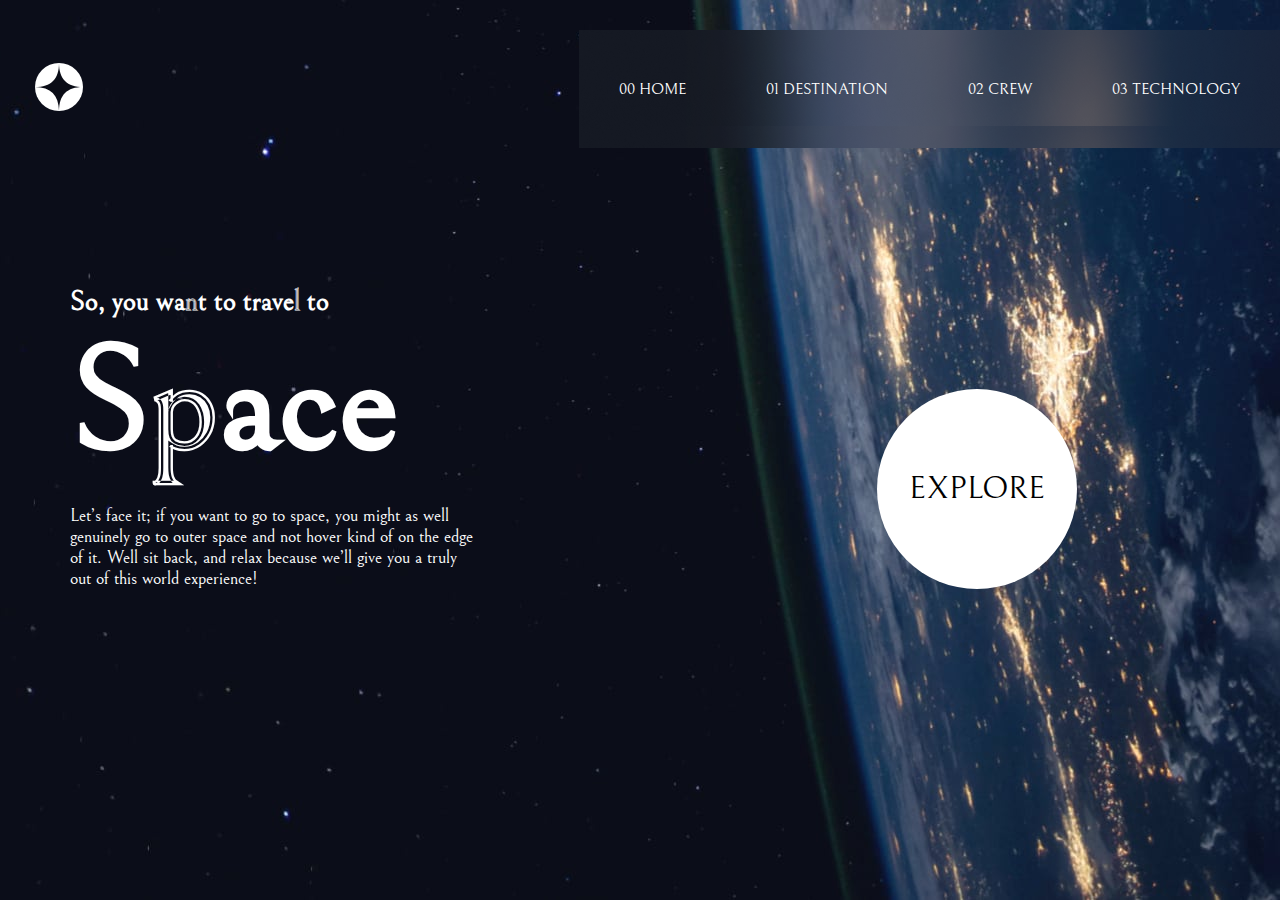
<file: starter-code/index.html>
<!DOCTYPE html>
<html lang="en">
<head>
  <meta charset="UTF-8">
  <meta name="viewport" content="width=device-width, initial-scale=1.0">

  <link rel="icon" type="image/png" sizes="32x32" href="./assets/favicon-32x32.png">
  
  <title>Frontend Mentor | Space tourism website</title>
</head>
 <link rel="stylesheet" href="./style.css">
<body>
  <main>
    <header>
      <div><img src="./assets/shared/logo.svg" alt=""></div>
     <nav>
      <ul>
        <li><a href="#">00 HOME</a></li>
        <li><a href="destination-moon.html">01 DESTINATION</a></li>
        <li><a href="crew-commander.html">02 CREW</a></li>
        <li><a href="technology-vehicle.html">03 TECHNOLOGY</a></li>
      </ul>
      
    </nav> 
   <span><div></div>
    <div></div>
    <div></div>
   </span>
    </header>

    <div class="mygrid" >
      <div>
        <h3>So, you want to travel to</h3>
        <h1> Space</h1>
        <p> Let’s face it; if you want to go to space, you might as well genuinely go to 
          outer space and not hover kind of on the edge of it. Well sit back, and relax 
          because we’ll give you a truly out of this world experience!</p>
      </div>
      <div class="outergrid"><a href="" class="explore">EXPLORE</a> </div>
    </div>
  </main>



 


  <!-- 00 Home
  01 Destination
  02 Crew
  03 Technology

  So, you want to travel to
  Space
  Let’s face it; if you want to go to space, you might as well genuinely go to 
  outer space and not hover kind of on the edge of it. Well sit back, and relax 
  because we’ll give you a truly out of this world experience!

  Explore -->
<script src="app.js"></script>
</body>
</html>
</file>
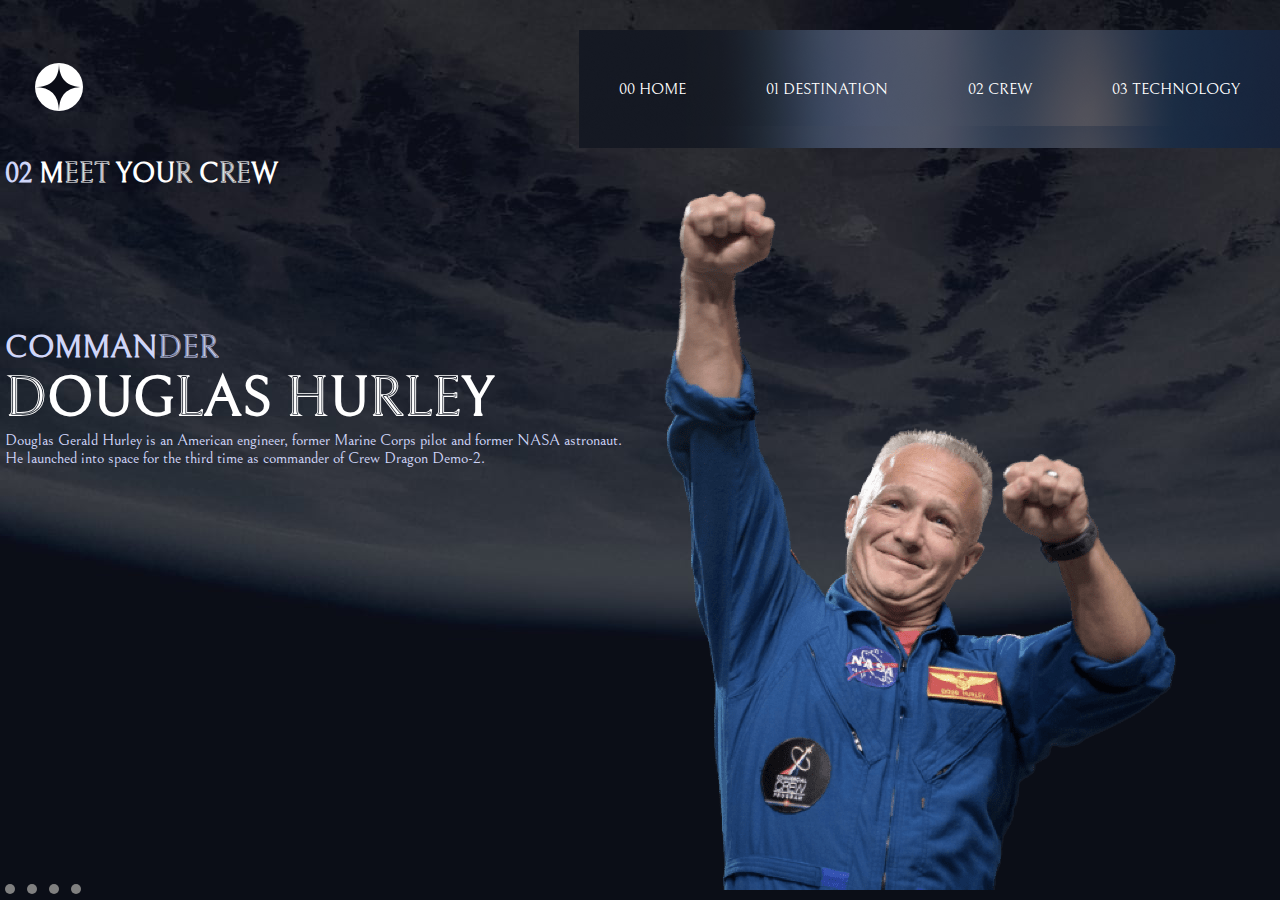
<file: starter-code/crew-commander.html>
<!DOCTYPE html>
<html lang="en">
<head>
  <meta charset="UTF-8">
  <meta name="viewport" content="width=device-width, initial-scale=1.0">

  
  <link rel="icon" type="image/png" sizes="32x32" href="./assets/favicon-32x32.png">

  <link rel="stylesheet" href="https://cdn.jsdelivr.net/npm/bootstrap@4.6.1/dist/css/bootstrap.min.css" integrity="sha384-zCbKRCUGaJDkqS1kPbPd7TveP5iyJE0EjAuZQTgFLD2ylzuqKfdKlfG/eSrtxUkn" crossorigin="anonymous">
  <link rel="stylesheet" href="./style.css">
 
  <link rel="stylesheet" href="./crew.css">
  <title>Frontend Mentor | Space tourism website</title>

</head>
<body>
  <main class="crew2">
    <header>
      <div><img src="./assets/shared/logo.svg" alt=""></div>
     <nav>
      <ul>
        <li><a href="index.html">00 HOME</a></li>
        <li><a href="destination-moon.html">01 DESTINATION</a></li>
        <li><a href="#">02 CREW</a></li>
        <li><a href="technology-vehicle.html">03 TECHNOLOGY</a></li>
      </ul>
      
    </nav> 
   <span><div></div>
    <div></div>
    <div></div>
   </span>
    </header>

     <div class="container-fluid mt-5 ">
       <div class="container">
        <h1 class="planet"><span>02</span>   Meet your crew</h1>
    <div class="grid3" >
       <div class="man">
         <img src="./assets/crew/image-douglas-hurley.png" alt="" class="img-fluid">
       </div>
       <!-- <div class="planet planet2"><span>02</span>   Meet your crew</h1></div> -->
        <div class="rightplanet">
          <!-- <div class="planet"><span>02</span>   Meet your crew</h1></div> -->
           <div class="commander ">
            <h2 >Commander</h2>
            <h1>Douglas Hurley</h1>
            <p>
              Douglas Gerald Hurley is an American engineer, former Marine Corps pilot 
              and former NASA astronaut. He launched into space for the third time as 
              commander of Crew Dragon Demo-2.</p>
           </div>
          
            <ul class="mb-5">
              <li class="Douglas">
               
              
              </li>
              <li class="Mark"> 
               </li>
               <li class="Victor"> 
                </li>
                <li class="Anousheh"></li>
            </ul>
          
           
        </div>
         
     
      </div>
    </div>
    </div>
  </main>

  <!-- 00 Home
  01 Destination
  02 Crew
  03 Technology

  02 Meet your crew

  Commander
  Douglas Hurley

  Douglas Gerald Hurley is an American engineer, former Marine Corps pilot 
  and former NASA astronaut. He launched into space for the third time as 
  commander of Crew Dragon Demo-2. -->
  <script src="app.js"></script>
</body>
</html>
</file>
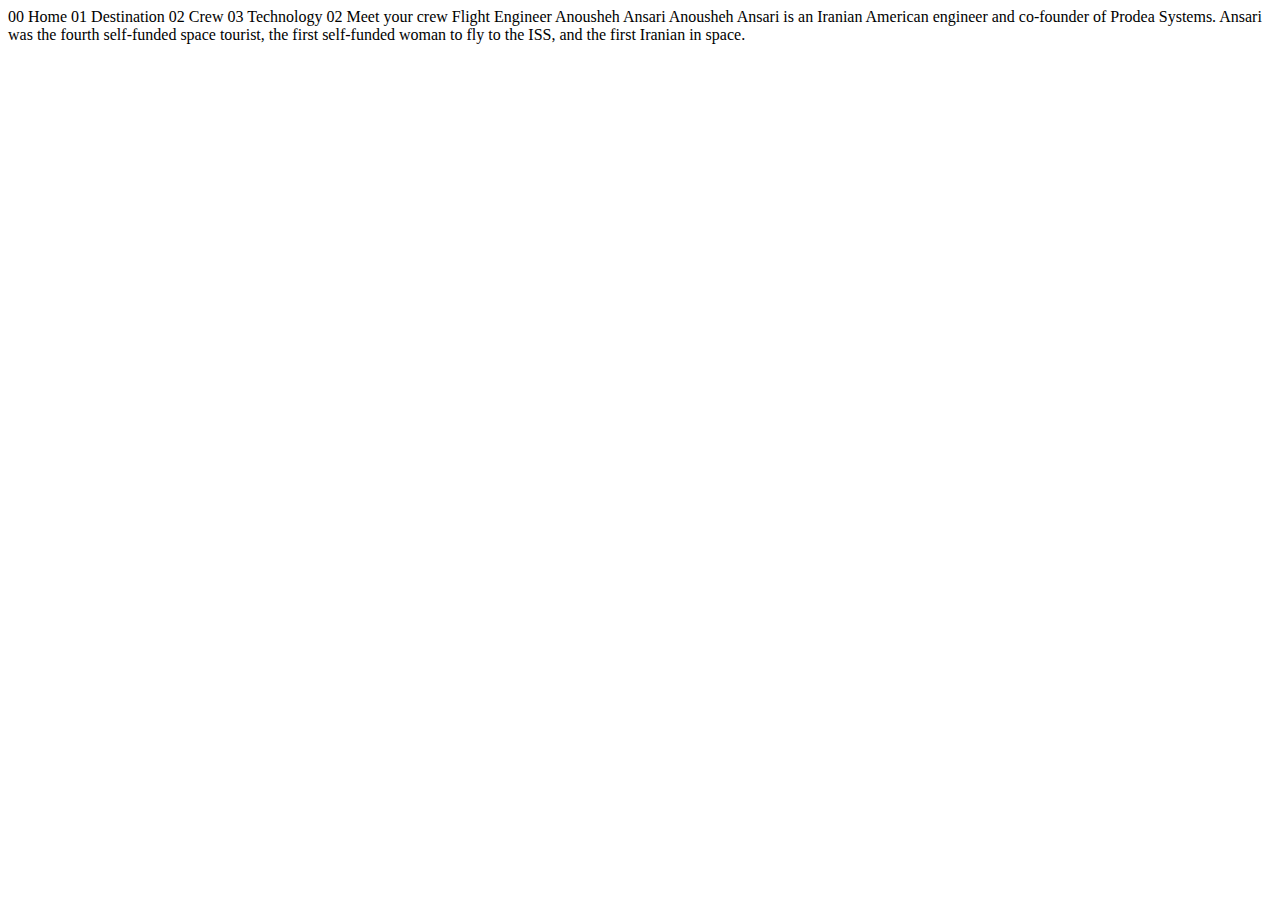
<file: starter-code/crew-engineer.html>
<!DOCTYPE html>
<html lang="en">
<head>
  <meta charset="UTF-8">
  <meta name="viewport" content="width=device-width, initial-scale=1.0">

  <link rel="icon" type="image/png" sizes="32x32" href="./assets/favicon-32x32.png">
  
  <title>Frontend Mentor | Space tourism website</title>
</head>
<body>

  00 Home
  01 Destination
  02 Crew
  03 Technology

  02 Meet your crew

  Flight Engineer
  Anousheh Ansari

  Anousheh Ansari is an Iranian American engineer and co-founder of Prodea Systems. 
  Ansari was the fourth self-funded space tourist, the first self-funded woman to 
  fly to the ISS, and the first Iranian in space. 
</body>
</html>
</file>
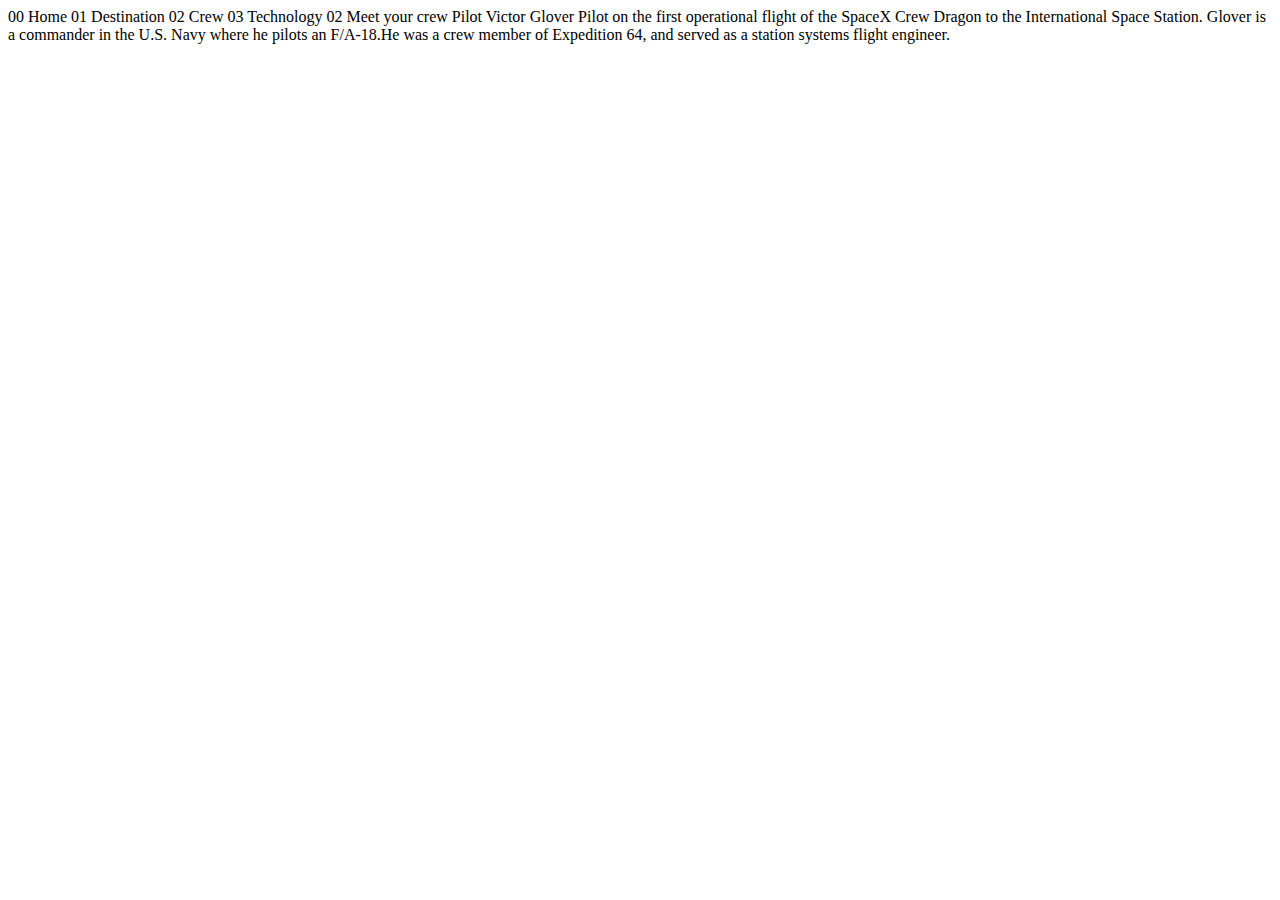
<file: starter-code/crew-pilot.html>
<!DOCTYPE html>
<html lang="en">
<head>
  <meta charset="UTF-8">
  <meta name="viewport" content="width=device-width, initial-scale=1.0">

  <link rel="icon" type="image/png" sizes="32x32" href="./assets/favicon-32x32.png">
  
  <title>Frontend Mentor | Space tourism website</title>
</head>
<body>

  00 Home
  01 Destination
  02 Crew
  03 Technology

  02 Meet your crew

  Pilot
  Victor Glover

  Pilot on the first operational flight of the SpaceX Crew Dragon to the 
  International Space Station. Glover is a commander in the U.S. Navy where 
  he pilots an F/A-18.He was a crew member of Expedition 64, and served as a 
  station systems flight engineer. 
</body>
</html>
</file>
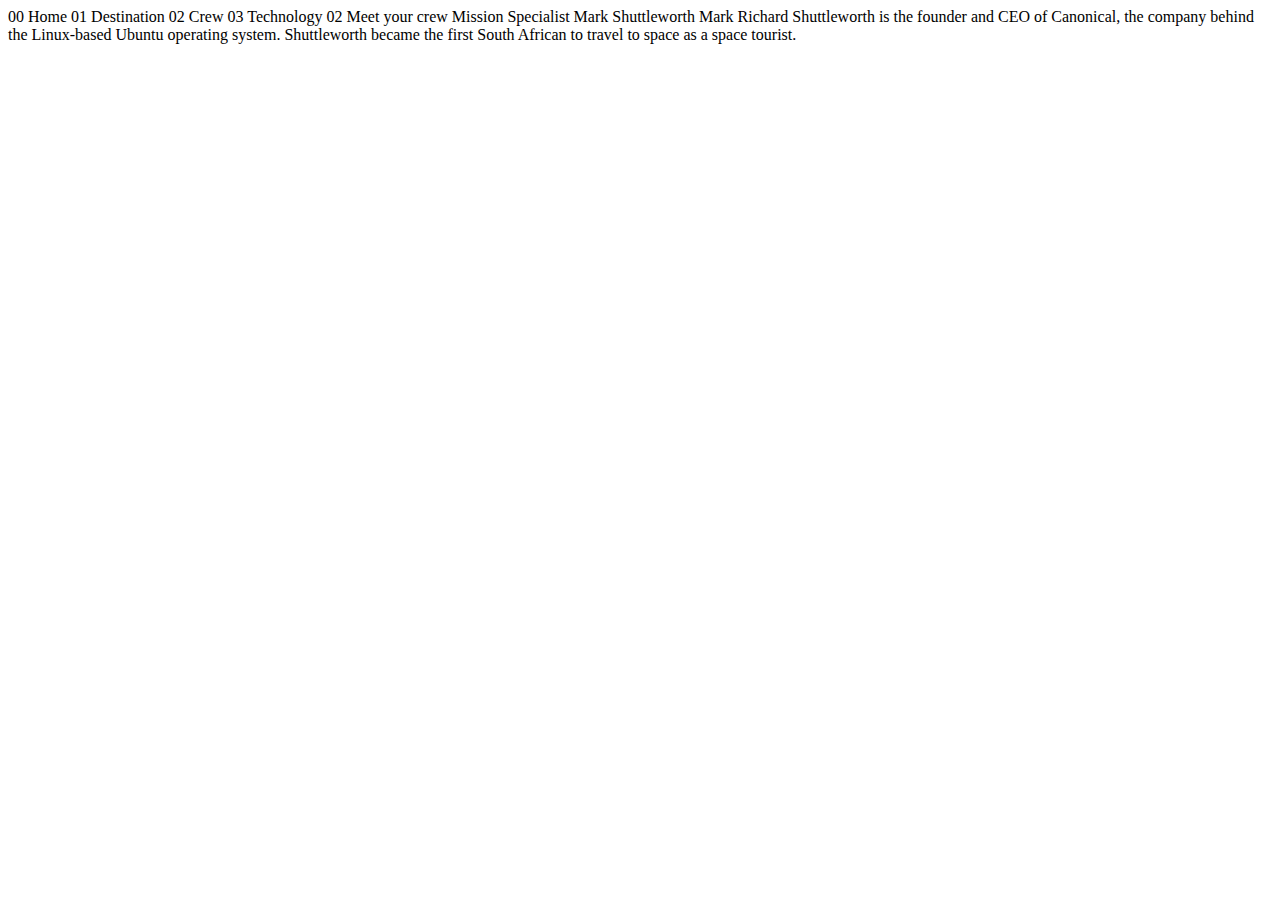
<file: starter-code/crew-specialist.html>
<!DOCTYPE html>
<html lang="en">
<head>
  <meta charset="UTF-8">
  <meta name="viewport" content="width=device-width, initial-scale=1.0">

  <link rel="icon" type="image/png" sizes="32x32" href="./assets/favicon-32x32.png">
  
  <title>Frontend Mentor | Space tourism website</title>
</head>
<body>

  00 Home
  01 Destination
  02 Crew
  03 Technology

  02 Meet your crew

  Mission Specialist
  Mark Shuttleworth

  Mark Richard Shuttleworth is the founder and CEO of Canonical, the company behind 
  the Linux-based Ubuntu operating system. Shuttleworth became the first South 
  African to travel to space as a space tourist.
</body>
</html>
</file>
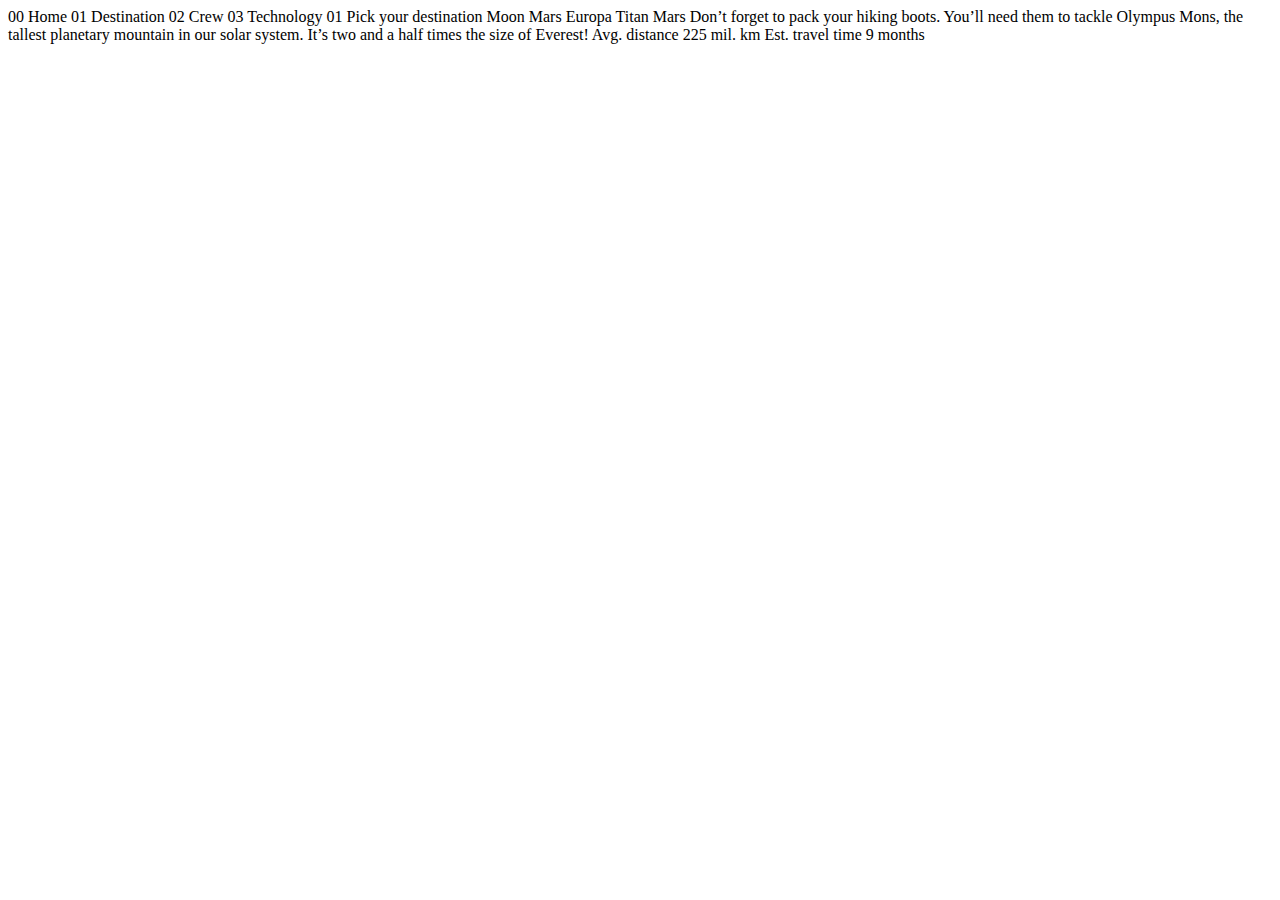
<file: starter-code/destination-mars.html>
<!DOCTYPE html>
<html lang="en">
<head>
  <meta charset="UTF-8">
  <meta name="viewport" content="width=device-width, initial-scale=1.0">

  <link rel="icon" type="image/png" sizes="32x32" href="./assets/favicon-32x32.png">
  
  <title>Frontend Mentor | Space tourism website</title>
</head>
<body>

  00 Home
  01 Destination
  02 Crew
  03 Technology

  01 Pick your destination

  Moon
  Mars
  Europa
  Titan

  Mars

  Don’t forget to pack your hiking boots. You’ll need them to tackle Olympus Mons, 
  the tallest planetary mountain in our solar system. It’s two and a half times 
  the size of Everest!

  Avg. distance
  225 mil. km

  Est. travel time
  9 months
</body>
</html>
</file>
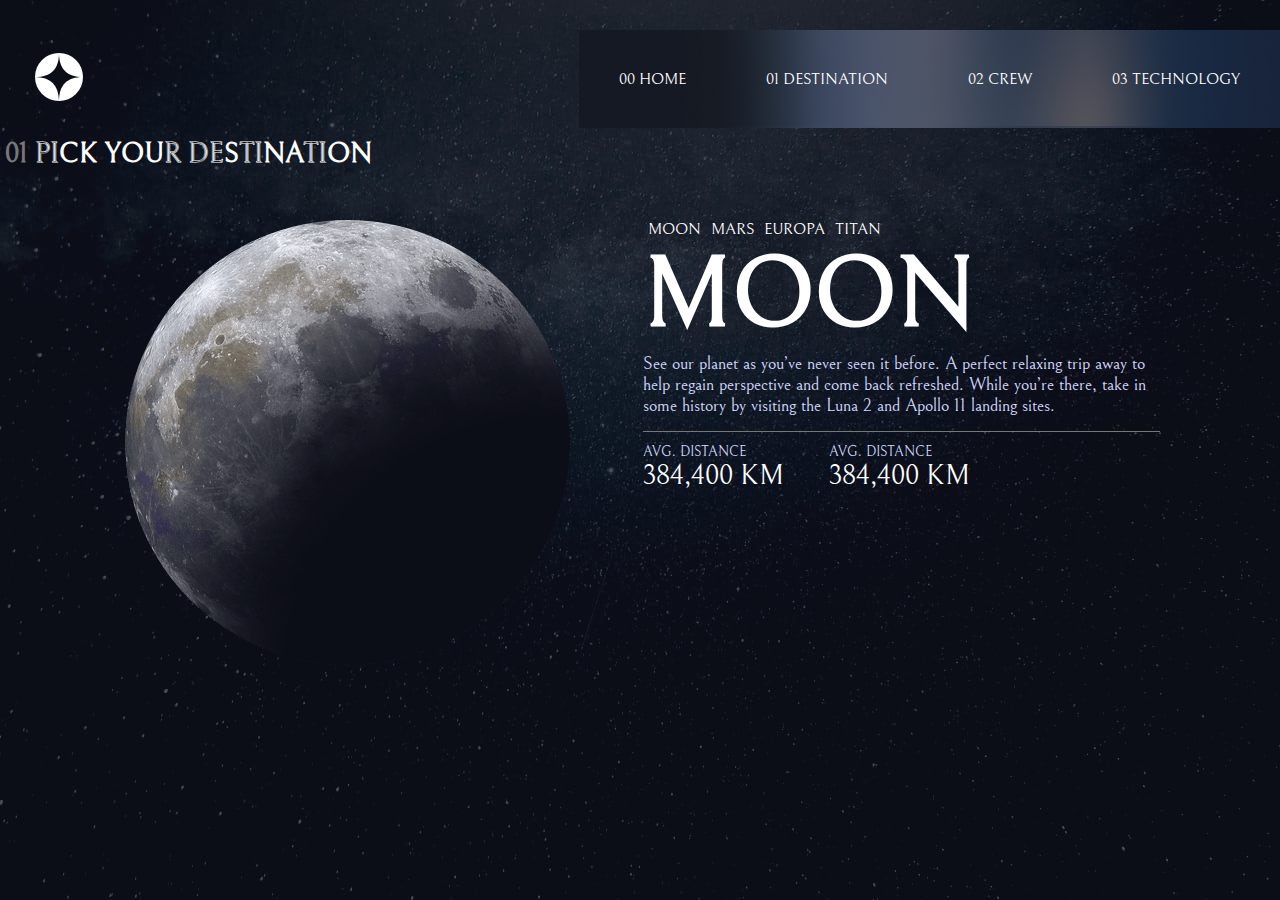
<file: starter-code/destination-moon.html>
<!DOCTYPE html>
<html lang="en">
<head>
  <meta charset="UTF-8">
  <meta name="viewport" content="width=device-width, initial-scale=1.0">

  <link rel="icon" type="image/png" sizes="32x32" href="./assets/favicon-32x32.png">
  <link rel="stylesheet" href="https://cdn.jsdelivr.net/npm/bootstrap@4.6.1/dist/css/bootstrap.min.css" integrity="sha384-zCbKRCUGaJDkqS1kPbPd7TveP5iyJE0EjAuZQTgFLD2ylzuqKfdKlfG/eSrtxUkn" crossorigin="anonymous">
  <link rel="stylesheet" href="./style.css">
  <link rel="stylesheet" href="./destination.css">
  <title>Frontend Mentor | Space tourism website</title>
</head>
<body>

  <main class="dest">
    <header>
      <div><img src="./assets/shared/logo.svg" alt=""></div>
     <nav>
      <ul>
        <li><a href="index.html">00 HOME</a></li>
        <li><a href="destination-moon.html">01 DESTINATION</a></li>
        <li><a href="crew-commander.html">02 CREW</a></li>
        <li><a href="technology-vehicle.html">03 TECHNOLOGY</a></li>
      </ul>
      
    </nav> 
   <span><div></div>
    <div></div>
    <div></div>
   </span>
    </header>
    <div class="container-fluid mt-5 mt-md-0"> <h1 class="planet ml-5"><span>01</span> Pick your destination</h1></div>
    <div class="mygrid2" >
       <div>
         <img src="./assets/destination/image-moon.png" alt="" class="img-fluid">
       </div>
        <div class="rightplanet">
          <ul>
            <li>
              <a  class="moon">Moon</a>
            
            </li>
            <li> <a  class="mars">Mars</a>
             </li>
             <li> <a  class="europa">Europa</a>
              </li>
              <li><a  class="titan">Titan</a></li>
          </ul>
          <h1 >MOON</h1>
          <p>See our planet as you’ve never seen it before. A perfect relaxing trip away to help 
            regain perspective and come back refreshed. While you’re there, take in some history 
            by visiting the Luna 2 and Apollo 11 landing sites.</p>
            <div class="downclass">
              <div>
               <span>Avg. distance</span> 
                <p>384,400 km
                </p>
              </div>
              <div>
                <span>Avg. distance</span> 
                 <p>384,400 km
                 </p>
               </div>
            </div>
        </div>
         
         
      </div>
     
    
  </main>


  <!-- 00 Home
  01 Destination
  02 Crew
  03 Technology

  01 Pick your destination

  Moon
  Mars
  Europa
  Titan

  Moon

  See our planet as you’ve never seen it before. A perfect relaxing trip away to help 
  regain perspective and come back refreshed. While you’re there, take in some history 
  by visiting the Luna 2 and Apollo 11 landing sites.

  Avg. distance
  384,400 km

  Est. travel time
  3 days -->
  <script src="app.js"></script>
</body>
</html>
</file>
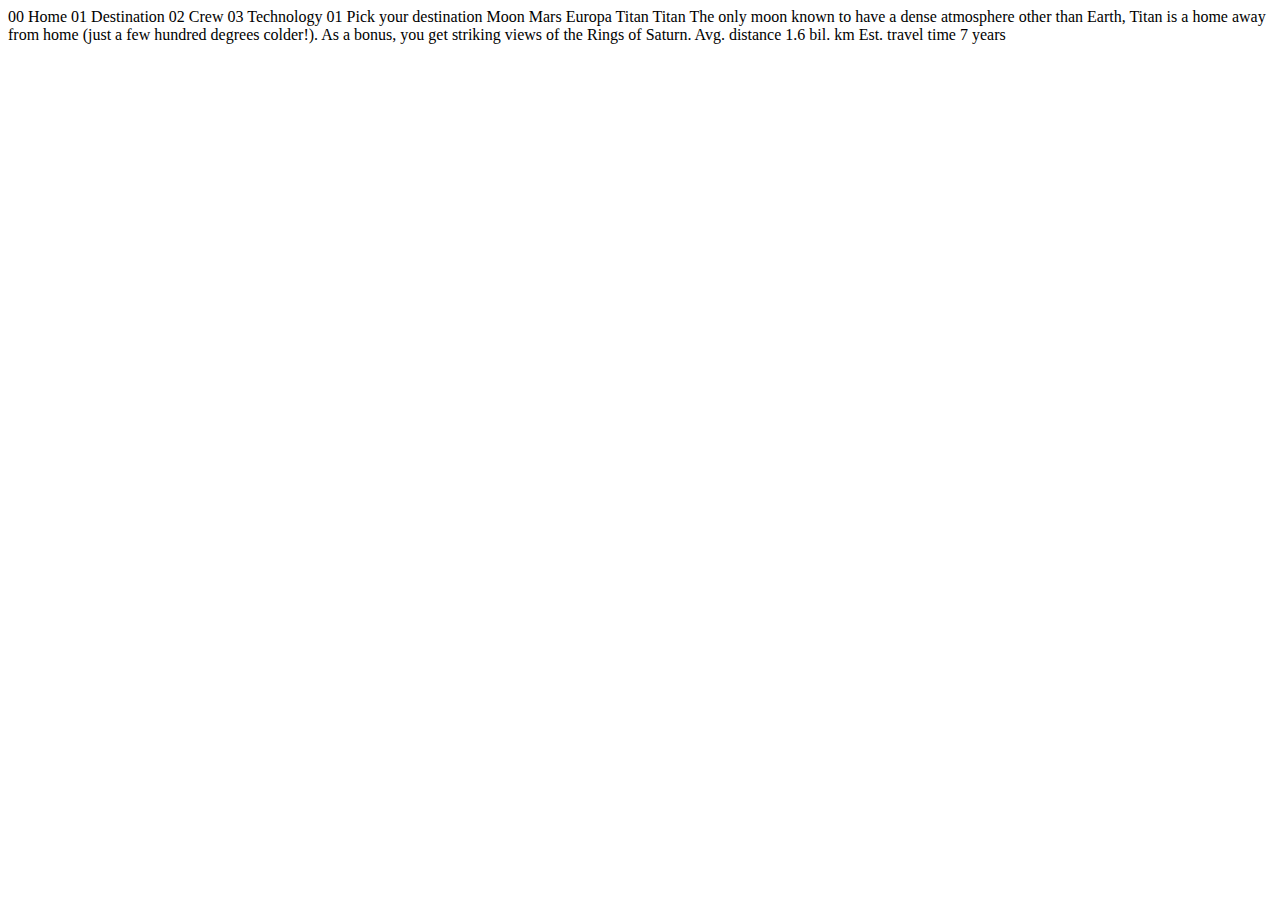
<file: starter-code/destination-titan.html>
<!DOCTYPE html>
<html lang="en">
<head>
  <meta charset="UTF-8">
  <meta name="viewport" content="width=device-width, initial-scale=1.0">

  <link rel="icon" type="image/png" sizes="32x32" href="./assets/favicon-32x32.png">
  
  <title>Frontend Mentor | Space tourism website</title>
</head>
<body>

  00 Home
  01 Destination
  02 Crew
  03 Technology

  01 Pick your destination

  Moon
  Mars
  Europa
  Titan

  Titan

  The only moon known to have a dense atmosphere other than Earth, Titan 
  is a home away from home (just a few hundred degrees colder!). As a 
  bonus, you get striking views of the Rings of Saturn.

  Avg. distance
  1.6 bil. km

  Est. travel time
  7 years
</body>
</html>
</file>
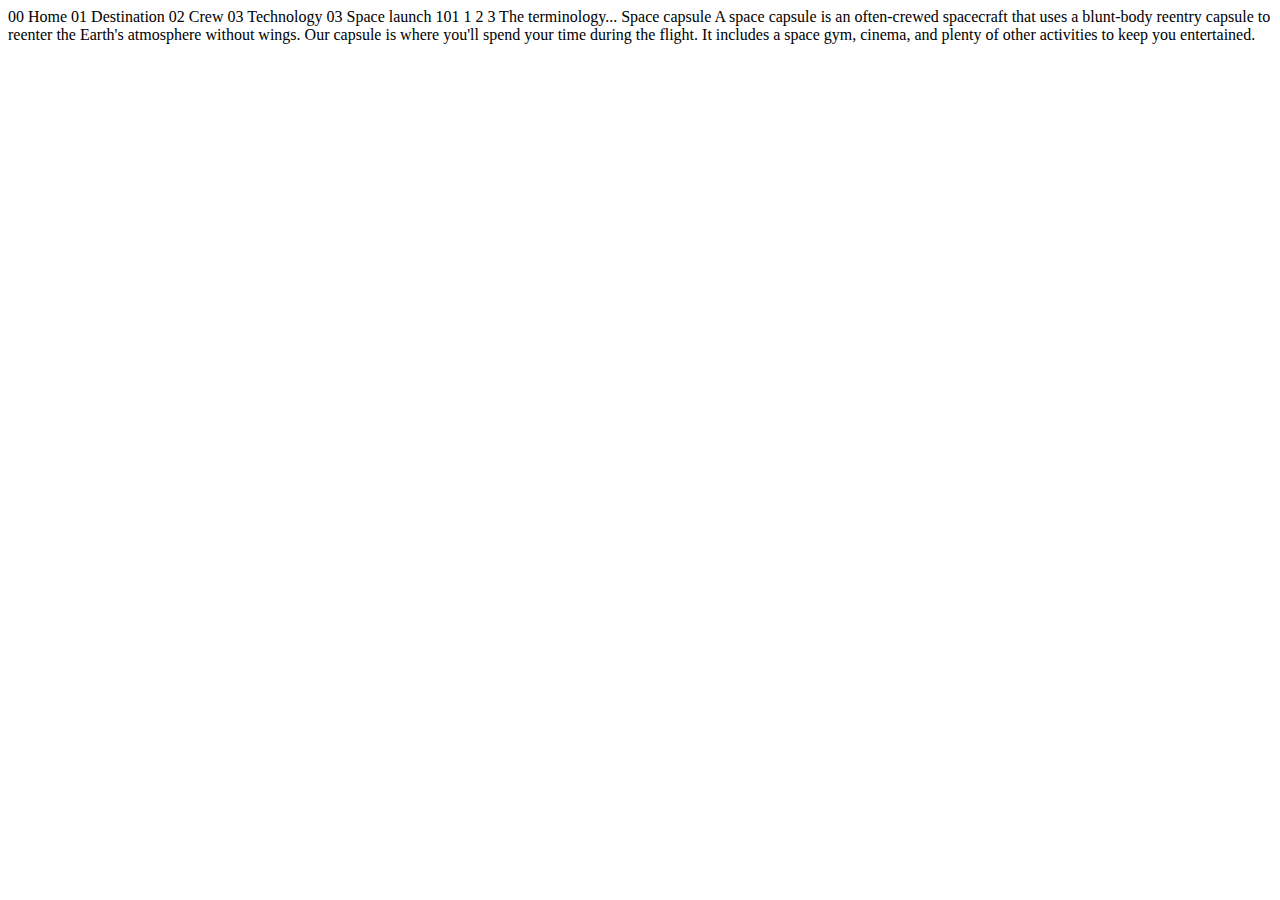
<file: starter-code/technology-capsule.html>
<!DOCTYPE html>
<html lang="en">
<head>
  <meta charset="UTF-8">
  <meta name="viewport" content="width=device-width, initial-scale=1.0">

  <link rel="icon" type="image/png" sizes="32x32" href="./assets/favicon-32x32.png">
  
  <title>Frontend Mentor | Space tourism website</title>
</head>
<body>

  00 Home
  01 Destination
  02 Crew
  03 Technology

  03 Space launch 101

  1
  2
  3

  The terminology...
  Space capsule

  A space capsule is an often-crewed spacecraft that uses a blunt-body reentry 
  capsule to reenter the Earth's atmosphere without wings. Our capsule is where 
  you'll spend your time during the flight. It includes a space gym, cinema, 
  and plenty of other activities to keep you entertained.
</body>
</html>
</file>
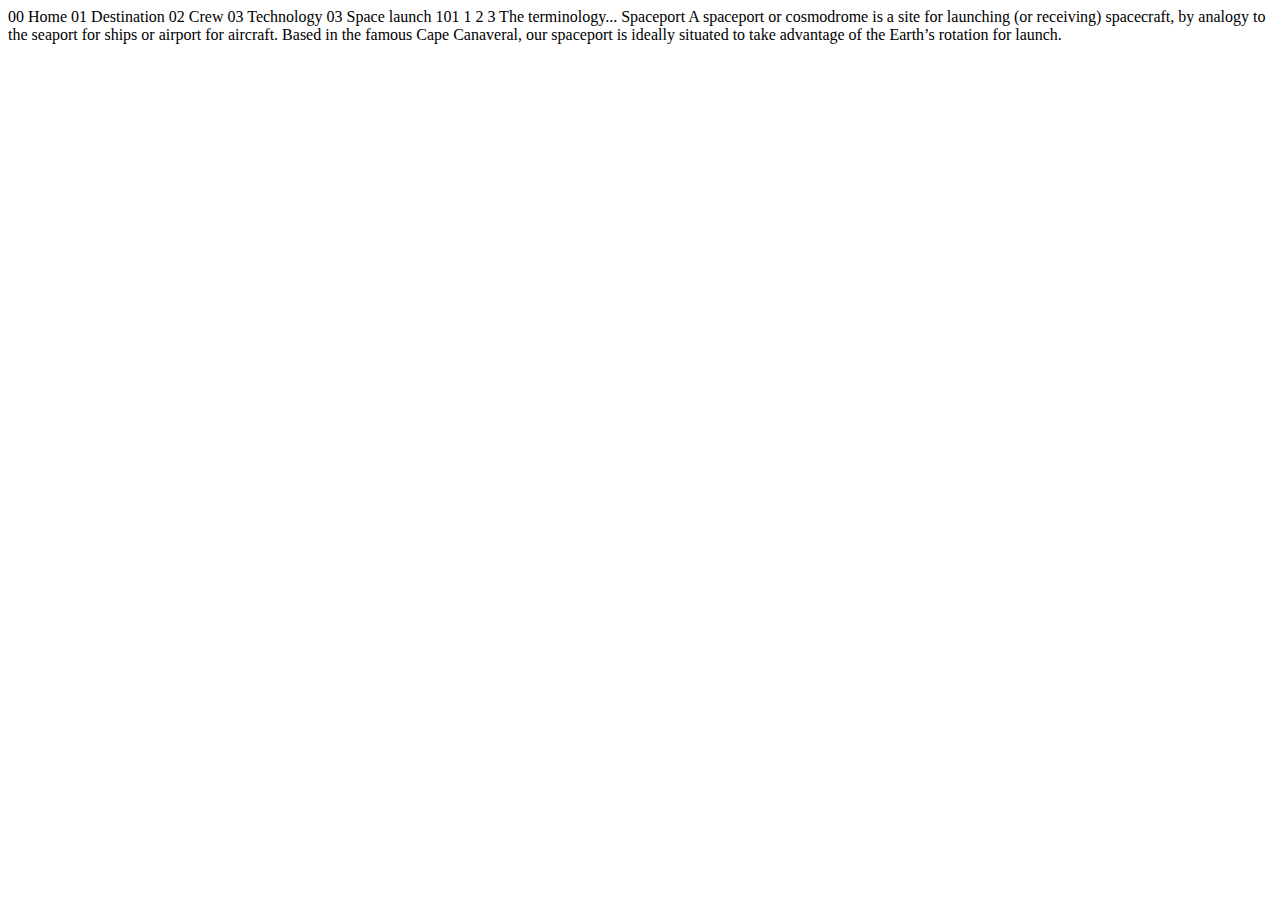
<file: starter-code/technology-spaceport.html>
<!DOCTYPE html>
<html lang="en">
<head>
  <meta charset="UTF-8">
  <meta name="viewport" content="width=device-width, initial-scale=1.0">

  <link rel="icon" type="image/png" sizes="32x32" href="./assets/favicon-32x32.png">
  
  <title>Frontend Mentor | Space tourism website</title>
</head>
<body>

  00 Home
  01 Destination
  02 Crew
  03 Technology

  03 Space launch 101

  1
  2
  3

  The terminology...
  Spaceport

  A spaceport or cosmodrome is a site for launching (or receiving) spacecraft, 
  by analogy to the seaport for ships or airport for aircraft. Based in the 
  famous Cape Canaveral, our spaceport is ideally situated to take advantage 
  of the Earth’s rotation for launch.
</body>
</html>
</file>
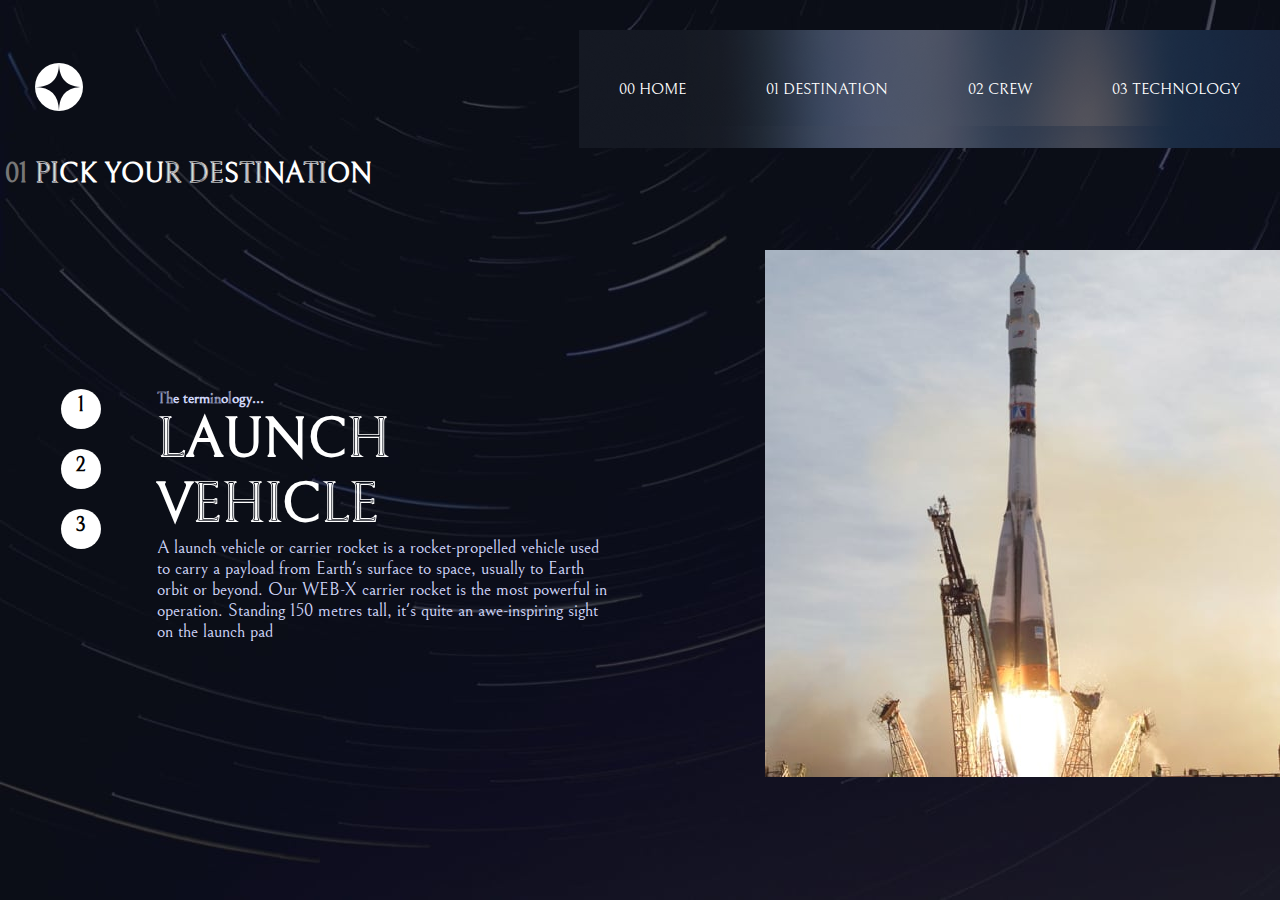
<file: starter-code/technology-vehicle.html>
<!DOCTYPE html>
<html lang="en">
<head>
  <meta charset="UTF-8">
  <meta name="viewport" content="width=device-width, initial-scale=1.0">

  <link rel="icon" type="image/png" sizes="32x32" href="./assets/favicon-32x32.png">
  <link rel="stylesheet" href="https://cdn.jsdelivr.net/npm/bootstrap@4.6.1/dist/css/bootstrap.min.css" integrity="sha384-zCbKRCUGaJDkqS1kPbPd7TveP5iyJE0EjAuZQTgFLD2ylzuqKfdKlfG/eSrtxUkn" crossorigin="anonymous">

  <link rel="stylesheet" href="./style.css">
  <link rel="stylesheet" href="./tech.css">
  <title>Frontend Mentor | Space tourism website</title>
</head>
<body>

  <main class="tech">
    <header>
      <div><img src="./assets/shared/logo.svg" alt=""></div>
     <nav>
      <ul>
        <li><a href="index.html">00 HOME</a></li>
        <li><a href="destination-moon.html">01 DESTINATION</a></li>
        <li><a href="crew-commander.html">02 CREW</a></li>
        <li><a href="#">03 TECHNOLOGY</a></li>
      </ul>
      
    </nav> 
   <span><div></div>
    <div></div>
    <div></div>
   </span>
    </header>
    <div class="container-fluid mt-5 "> <h1 class="planet ml-3"><span>01</span> Pick your destination</h1></div>

     <div class="mygrid4">
       <div class="subgrid1">
         <ul>
           <li class="vehicle2">1</li>
           <li class="port">2</li>
           <li class="capsule">3</li>
         </ul>
         <div>
           <h4>The terminology...</h4>
           <h1> Launch vehicle </h1>
           <p>A launch vehicle or carrier rocket is a rocket-propelled vehicle used to carry a 
            payload from Earth's surface to space, usually to Earth orbit or beyond. Our 
            WEB-X carrier rocket is the most powerful in operation. Standing 150 metres tall, 
            it's quite an awe-inspiring sight on the launch pad</p>
         </div>
         
       </div>
       <div class="vehicle">
        <img src="./assets/technology/image-launch-vehicle-portrait.jpg" alt="">
        <img src="./assets/technology/image-launch-vehicle-landscape.jpg" alt="">
      </div>
     </div>
  </main>



  <!-- 00 Home
  01 Destination
  02 Crew
  03 Technology

  03 Space launch 101

  1
  2
  3

  The terminology...
  Launch vehicle

  A launch vehicle or carrier rocket is a rocket-propelled vehicle used to carry a 
  payload from Earth's surface to space, usually to Earth orbit or beyond. Our 
  WEB-X carrier rocket is the most powerful in operation. Standing 150 metres tall, 
  it's quite an awe-inspiring sight on the launch pad! -->
<script src="app.js"></script>
</body>
</html>
</file>
<file: starter-code/style.css>
@import url('https://fonts.googleapis.com/css2?family=Bellefair&family=Roboto:ital,wght@0,300;0,700;1,400&display=swap');
* {
    padding: 0;
    margin: 0;
    box-sizing: border-box;
    font-family:  'Bellefair', serif;
   
}

header span:hover div:nth-child(1) {
  transform: rotate(45deg);
  left: 0;
  top:10px
}
header span:hover div:nth-child(2) {
    transform: rotate(-45deg);
    left: 0;
    top: 10px;
}
header span:hover div:nth-child(3) {
    transform: scale(0);
    left: 0;
    top: 0;
}
header span {
    position: fixed;
    right: 10%;
    top:2%;
    display: none;
    cursor: pointer;
    margin-right: 20px;
    width: 40px;
    height: 40px;
    
   
    position: relative;
}
.active {
   
    transition:right .4s ease-in-out;
   right: 0;
   
}
header span div:nth-child(1) {  
   
    position: absolute;
    top: 5px;
    width: 100%;
    height: 2px;
    background-color: white;
    transition:transform .4s ease-in-out;

}

header span div:nth-child(2) {  
    position: absolute;
    top: 15px;
   
    width: 100%;
    height: 2px;
    background-color: white;
    transition: transform .4s ease-in-out;
}
header span div:nth-child(3) {  
    
    position: absolute;
    top: 25px;
    width: 100%;
    height: 2px;
    background-color: white;
    transition: transform .4s ease-in-out;
}
ul {
    text-decoration: none;

}

header {
    position: relative;
  padding: 10px 30px;
  padding-right: 0;
  display: flex;
  justify-content: space-between;
  align-items: center;
}
header ul {
   
    display: flex;
    list-style: none;
    
}
header ul li a {
    color: white;
    text-decoration: none;
    display: block;
    position: relative;
    padding: 50px 40px;
   
}

header ul li a::after { 
  content: "";
  position: absolute;
  bottom: 0;
  left: 0;
  width: 0%;
  height: 2px;
  background-color: white;
  transition: width .4s ease-in-out;
}
.mygrid {
    margin-top: 10%;
    margin-left: 65px;
    color: white;
    display: grid;
    grid-template-columns: repeat(3,1fr) ;
}

/* .mygrid > div:nth-child(1) {

} */
.mygrid > div:nth-child(2) {
   
    
    grid-column: 3/4;
     align-self: end;
    
} 
.mygrid p {
    font-size: 18px;
}
.mygrid h3 {
    font-size: 28px;
}
.mygrid h1 {
    font-size: 150px;
    margin-bottom: 15px;
}
.mygrid > div:nth-child(2) a {
    width:200px;
    color:black;
    align-items: center;
    justify-content: center;
    height: 200px;
    border-radius: 50%;
    display: flex;
    background-color: white;
    /*margin: 0 auto;*/
    font-size: 32px;
    text-decoration: none;
    /*position: absolute;*/
    /*top: 0px;
    left: 0px;*/
    z-index: 5;
    transition: box-shadow .4s ease-in-out;
}
.explore:hover {
    box-shadow: 0px 0 0px 50px rgba(0, 0, 0, .4);
    
    
}

 



nav {
    background: url(./assets/home/Rectangle.png);
    padding: 0px;
   
    
}
.header ul li a.line:after {
   width: 100%;
}
header ul li a:hover:after  {
      width: 100%;
}
main {
    padding: 20px 5px;
    padding-right: 0;
    background:url(./assets/home/background-home-desktop.jpg);
    width: 100vw;
    height: 100vh;
    background-repeat: no-repeat;
    background-position: center;
    background-size: cover;
    overflow-x: hidden;
}

@media   (max-width:900px) {
    header {
        padding: 5px 30px;
        padding-right: 0;
        display: flex;
        
        justify-content: space-between;
        align-items: baseline;
      }
      header ul {
          flex-direction: column;
      }
    header span {
        display: block;
    }
    nav {
        position: absolute;
        right: -300px;
       
        height: 100vh;
       
    }
    .mygrid{
        margin-top: 0%;
        margin-left: 0px;
        grid-template-columns: repeat(1,1fr) ;
        text-align: center;
    }
    .mygrid > div:nth-child(2) {
   
    
        grid-column: 1/2;
         align-self: stretch;
        margin:30px auto;
    } 
    main {
        padding: 5px 5px;
        padding-right: 0;
        background:url(./assets/home/background-home-mobile.jpg);
        width: 100%;
        height: auto;
        overflow-x: hidden;
        background-repeat: no-repeat;
        background-position: center;
        background-size: cover;
    }
    
    
    
    
}
</file>
<file: starter-code/crew.css>
.grid3 {
    /*padding: 50px 120px 0 120px;*/
    display: grid;
   grid-template-columns: repeat(2,1fr);
                 
    column-gap: 40px;
   
}
.planet.planet2 {
    display: none;
}
.rightplanet {
    /*grid-column:1/2 ;*/
    order: 1;
     padding: 0 0px;
   
    align-self: stretch;
    display: grid;
    
    
}
.planet {
    color: white;
    font-size: 28px;
    text-transform: uppercase;
}
.planet span {
    color: #D0D6F9;
}
.commander {
    align-self: center;
}
.rightplanet p {
    color: #D0D6F9;
}
.rightplanet ul {
   display: flex;
   align-self: end;
}
.man {
   /*grid-column: 2/3;*/
   order: 2;
  
}
.rightplanet h1 {
    font-size: 56px;
    text-transform: uppercase;
    color: white;
}
.rightplanet h2 {
    font-size: 32px;
    color: #D0D6F9;
    text-transform: uppercase;
}

.rightplanet ul li {
    display: block;
    width: 10px;
    height: 10px;
    border-radius: 50%;
    margin-right: 12px;
    background-color: gray;
    cursor: pointer;
}
nav ul li a:hover {
   text-decoration: none;
   color: white;
}
main {
    background-image: url(./assets/crew/background-crew-desktop.jpg);
}
@media (max-width:900px) {
  .grid3 {
      grid-template-columns: repeat(1,1fr);
  }
  .rightplanet {
      text-align: center;
      margin-top: 50px;
  }
  .rightplanet ul {
      justify-content: center;
  }
  main {
    background-image: url(./assets/crew/background-crew-tablet.jpg);
}
    
}
@media (max-width:500px) {
    main {
        background-image: url(./assets/crew/background-crew-mobile.jpg);
    }
    .planet {
        text-align: center;
    }
    .rightplanet h1 {
        font-size: 36px;
        text-transform: uppercase;
        color: white;
    }
    .rightplanet h2 {
        font-size: 22px;
        color: #D0D6F9;
        text-transform: uppercase;
    }
}
</file>
<file: starter-code/destination.css>
.mygrid2 {
    display: grid;
    grid-template-columns: repeat(2,1fr);
    padding: 50px 120px;
}
.moon , .mars , .europa , .titan {
    cursor: pointer;
}

header ul li a:hover {
    color: white;
    text-decoration: none;
    display: block;
    position: relative;
  
}header ul li a {
    color: white;
    text-decoration: none;
    display: block;
    position: relative;
    padding: 40px 40px;
   
}
.mygrid2 ul {
    display: flex;
    justify-content: start;
    list-style: none;
}
.mygrid2 ul li a {
    text-decoration: none;
    color: white;
    text-transform: uppercase;
}
.mygrid2 ul li {
    display: block;
    padding: 0 5px;
}
.mygrid2 h1 {
    color: white;
    font-size: 100px;
}
.mygrid2 p {
    font-size: 18px;
    color: #D0D6F9;
}
.downclass {
    border-top: 1px solid #777;
}
.downclass {
    margin-top: 15px;
    padding-top: 10px;
    display: flex;
    text-transform: uppercase;
}
.downclass div:nth-child(1) {
    margin-right:45px ;
}
.downclass span {
    font-size: 14px;
    color: #D0D6F9;
}
.downclass p {
    font-size: 28px;
    color: white;
}
.planet {
    font-size: 28px;
    color: white;
    text-transform: uppercase;
}
.planet span {
    color: #777;
}
main {
    background-image: url(./assets/destination/background-destination-desktop.jpg);
}

@media (max-width:550px) {
     .mygrid2 {
         grid-template-columns: repeat(1,1fr);
         padding: 0px 20px;
         
     }
     .mygrid2 div:nth-child(1){
         padding: 10px 60px;
     }
     .downclass {
         flex-direction: column;
         align-items: center;
     }
     .downclass div:nth-child(1) {
        margin-right:0px ;
    }
    .rightplanet >h1 , .rightplanet > p {
        text-align: center;
    }
    .mygrid2 ul {
        display: flex;
        justify-content: space-around;
        
    }
    .mygrid2 ul li a {
        text-decoration: none;
        color: white;
        text-transform: uppercase;
    }
    .mygrid2 ul li {
        display: block;
        padding: 0 0px;
    }
    .mygrid2 p {
        font-size: 14px;
        color: #D0D6F9;
    }
    .mygrid2 h1 {
        color: white;
        font-size: 50px;
    }
}
</file>
<file: starter-code/tech.css>
main {
    background: url(./assets/technology/background-technology-desktop.jpg);
}
.planet {
    font-size: 28px;
    color: white;
    text-transform: uppercase;
}
.planet span {
    color: #777;
}
.mygrid4 {
    margin-top: 60px;
    display: grid;
    grid-template-columns:repeat(3,1fr) ;
    transition: opacity .4s ease-in-out;
}
.subgrid1 {
    grid-column: 1/3;
    display: grid;
    align-self: center;
    grid-template-columns: repeat(5,1fr);
    color: white;
}
.subgrid1 h1 {
    font-size: 56px;
    text-transform: uppercase;
}
.subgrid1 p ,h4 {
    color: #D0D6F9;
}
.subgrid1 p {
    font-size: 18px;
}
.subgrid1 ul {
    list-style: none;
}
.subgrid1 ul li {
    display: block;
    width: 40px;
    height: 40px;
    background-color: white;
    color: black;
    border-radius: 50%;
    font-size: 20px;
    font-weight: 600;
    text-align: center;
    padding-top: 5px;
    margin-bottom: 20px;
}

.vehicle {
    justify-self: end;
}
.subgrid1 ul {
    grid-column: 1/2;
    justify-self: center;
}
ul li {
    cursor: pointer;
}
.subgrid1 > div {
    grid-column: 2/5;
}
nav a:hover {
    color: white;
    text-decoration: none;

}
.vehicle img:nth-child(2) {
    display: none;
}
@media (max-width:900px) {
   
    .mygrid4 {
        display: grid;
        grid-template-columns:repeat(1,1fr) ;
        grid-template-rows: repeat(1,1fr);
    }
    .subgrid1 {
        grid-column: 1/1;
        display: grid;
        align-self: start;
        grid-template-columns: repeat(1,1fr);
        color: white;
        grid-row: 2/-1;
        text-align: center;
        grid-template-rows: repeat(1,1fr);
        padding: 50px 50px;
        gap: 30px;
    }
    .vehicle {
        justify-self: stretch;
        
        
    }
    .vehicle img:nth-child(1) {
        display: none;
    }
    .vehicle img:nth-child(2){
        display: block;
        width: 100%;
    }
    .subgrid1 ul {
        grid-column: 1/1;
        display: flex;
        justify-self: center;
        align-self: center;
    }
    .subgrid1 ul li {
        margin-right: 15px;
    }
    .subgrid1 > div {
        grid-column: 1/1;
    }
    main {
        background-image: url(./assets/technology/background-technology-tablet.jpg);
        background-size: cover;
        background-repeat: no-repeat;
        height: 100vh;
    }
}
@media (max-width:500px) {
    .planet {
  text-align: center;
    }
}
</file>
